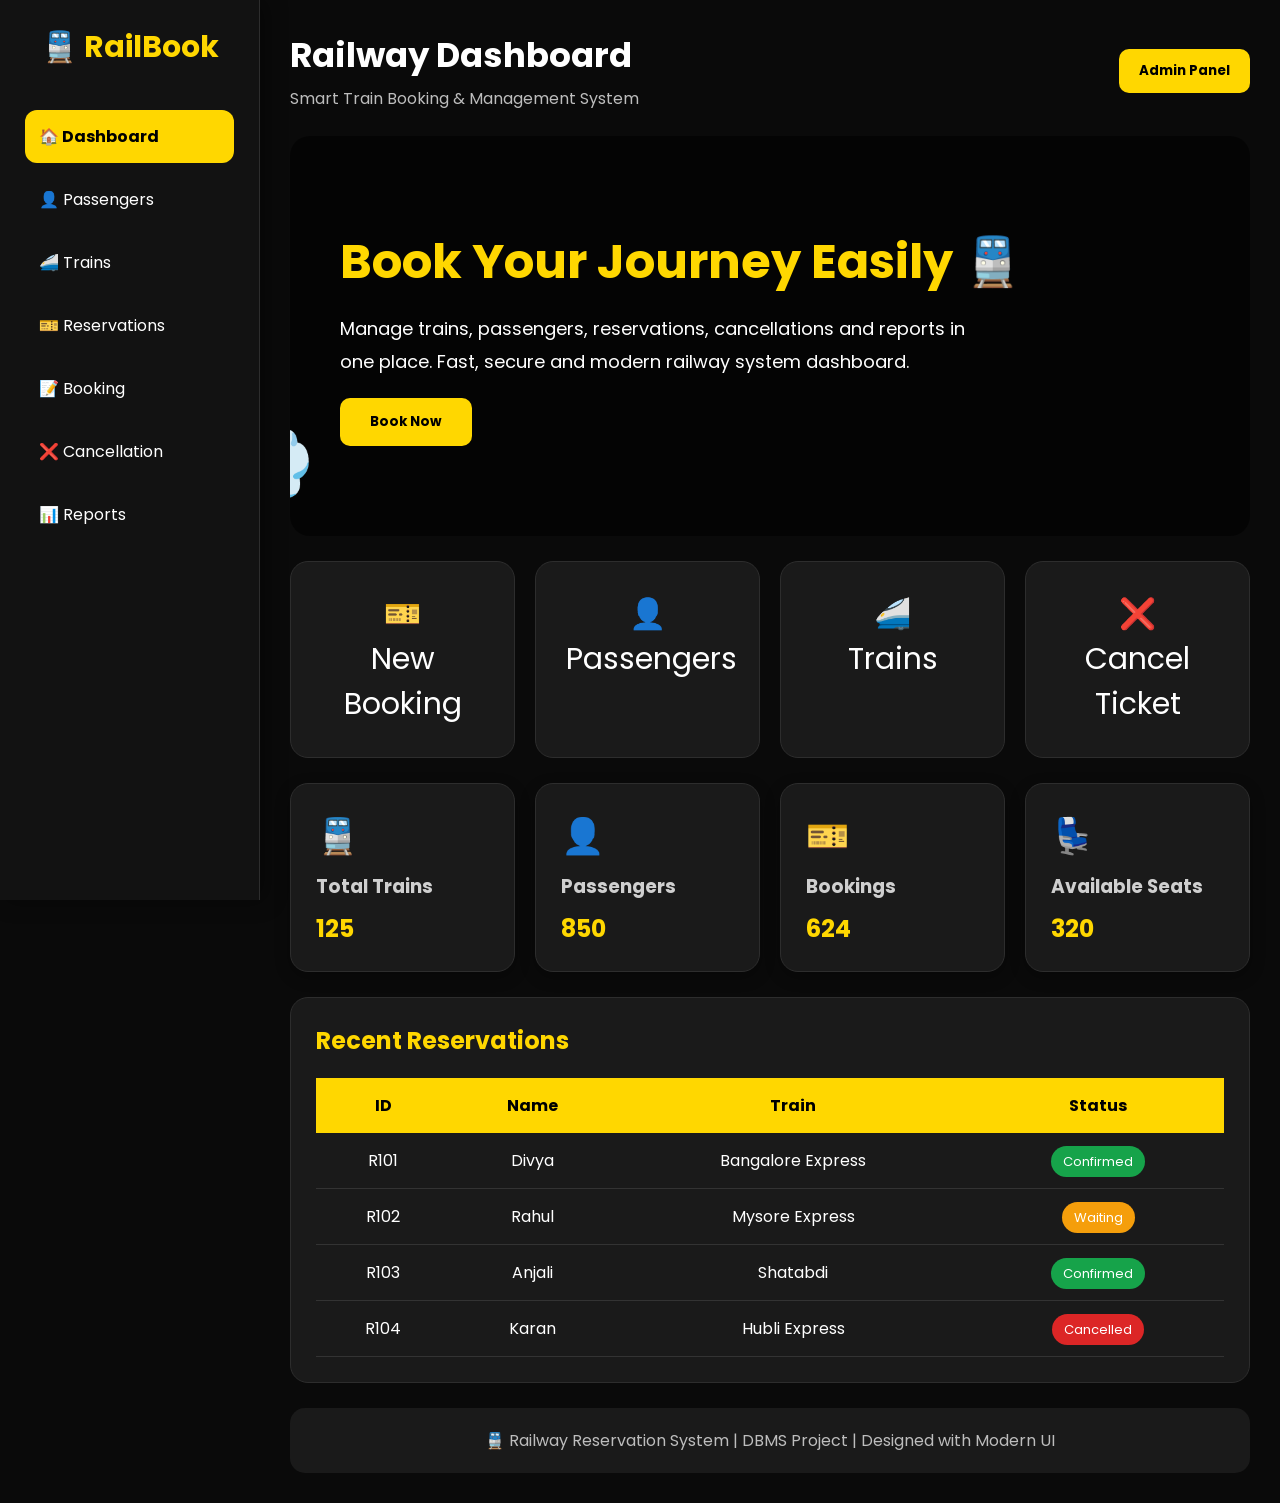
<file: index.html>
<!DOCTYPE html>
<html lang="en">

<head>
<meta charset="UTF-8">
<meta name="viewport" content="width=device-width, initial-scale=1.0">
<title>Railway Reservation System</title>

<link rel="stylesheet" href="style.css">

<!-- Icons -->
<link href="https://cdnjs.cloudflare.com/ajax/libs/font-awesome/6.5.0/css/all.min.css" rel="stylesheet">
</head>

<body>

<div class="container">

    <!-- SIDEBAR -->
    <div class="sidebar">

        <div class="logo">
            🚆 RailBook
        </div>

        <ul>
            <li><a class="active" href="index.html">🏠 Dashboard</a></li>
            <li><a href="passengers.html">👤 Passengers</a></li>
            <li><a href="trains.html">🚄 Trains</a></li>
            <li><a href="reservations.html">🎫 Reservations</a></li>
            <li><a href="booking.html">📝 Booking</a></li>
            <li><a href="cancellation.html">❌ Cancellation</a></li>
            <li><a href="reports.html">📊 Reports</a></li>
        </ul>

    </div>

    <!-- MAIN -->
    <div class="main">

        <!-- TOP BAR -->
        <div class="topbar">

            <div>
                <h1>Railway Dashboard</h1>
                <p>Smart Train Booking & Management System</p>
            </div>

            <button class="admin-btn">Admin Panel</button>

        </div>

        <!-- HERO SECTION -->
        <div class="hero">

            <div class="hero-content">
                <h2>Book Your Journey Easily 🚆</h2>
                <p>
                    Manage trains, passengers, reservations, cancellations and reports in one place.
                    Fast, secure and modern railway system dashboard.
                </p>

                <button>Book Now</button>
            </div>

            <!-- Animated Train -->
            <div class="train-animation">
                🚆💨
            </div>

        </div>

        <!-- QUICK ACTIONS -->
        <div class="quick-actions">

            <div class="action-box">
                🎫
                <p>New Booking</p>
            </div>

            <div class="action-box">
                👤
                <p>Passengers</p>
            </div>

            <div class="action-box">
                🚄
                <p>Trains</p>
            </div>

            <div class="action-box">
                ❌
                <p>Cancel Ticket</p>
            </div>

        </div>

        <!-- STATS CARDS -->
        <div class="cards">

            <div class="card">
                <span>🚆</span>
                <h3>Total Trains</h3>
                <h2>125</h2>
            </div>

            <div class="card">
                <span>👤</span>
                <h3>Passengers</h3>
                <h2>850</h2>
            </div>

            <div class="card">
                <span>🎫</span>
                <h3>Bookings</h3>
                <h2>624</h2>
            </div>

            <div class="card">
                <span>💺</span>
                <h3>Available Seats</h3>
                <h2>320</h2>
            </div>

        </div>

        <!-- RECENT TABLE -->
        <div class="panel">

            <h2>Recent Reservations</h2>

            <table>

                <tr>
                    <th>ID</th>
                    <th>Name</th>
                    <th>Train</th>
                    <th>Status</th>
                </tr>

                <tr>
                    <td>R101</td>
                    <td>Divya</td>
                    <td>Bangalore Express</td>
                    <td><span class="success">Confirmed</span></td>
                </tr>

                <tr>
                    <td>R102</td>
                    <td>Rahul</td>
                    <td>Mysore Express</td>
                    <td><span class="pending">Waiting</span></td>
                </tr>

                <tr>
                    <td>R103</td>
                    <td>Anjali</td>
                    <td>Shatabdi</td>
                    <td><span class="success">Confirmed</span></td>
                </tr>

                <tr>
                    <td>R104</td>
                    <td>Karan</td>
                    <td>Hubli Express</td>
                    <td><span class="cancel">Cancelled</span></td>
                </tr>

            </table>

        </div>

        <!-- FOOTER -->
        <div class="footer">
            🚆 Railway Reservation System | DBMS Project | Designed with Modern UI
        </div>

    </div>

</div>

</body>
</html>
</file>
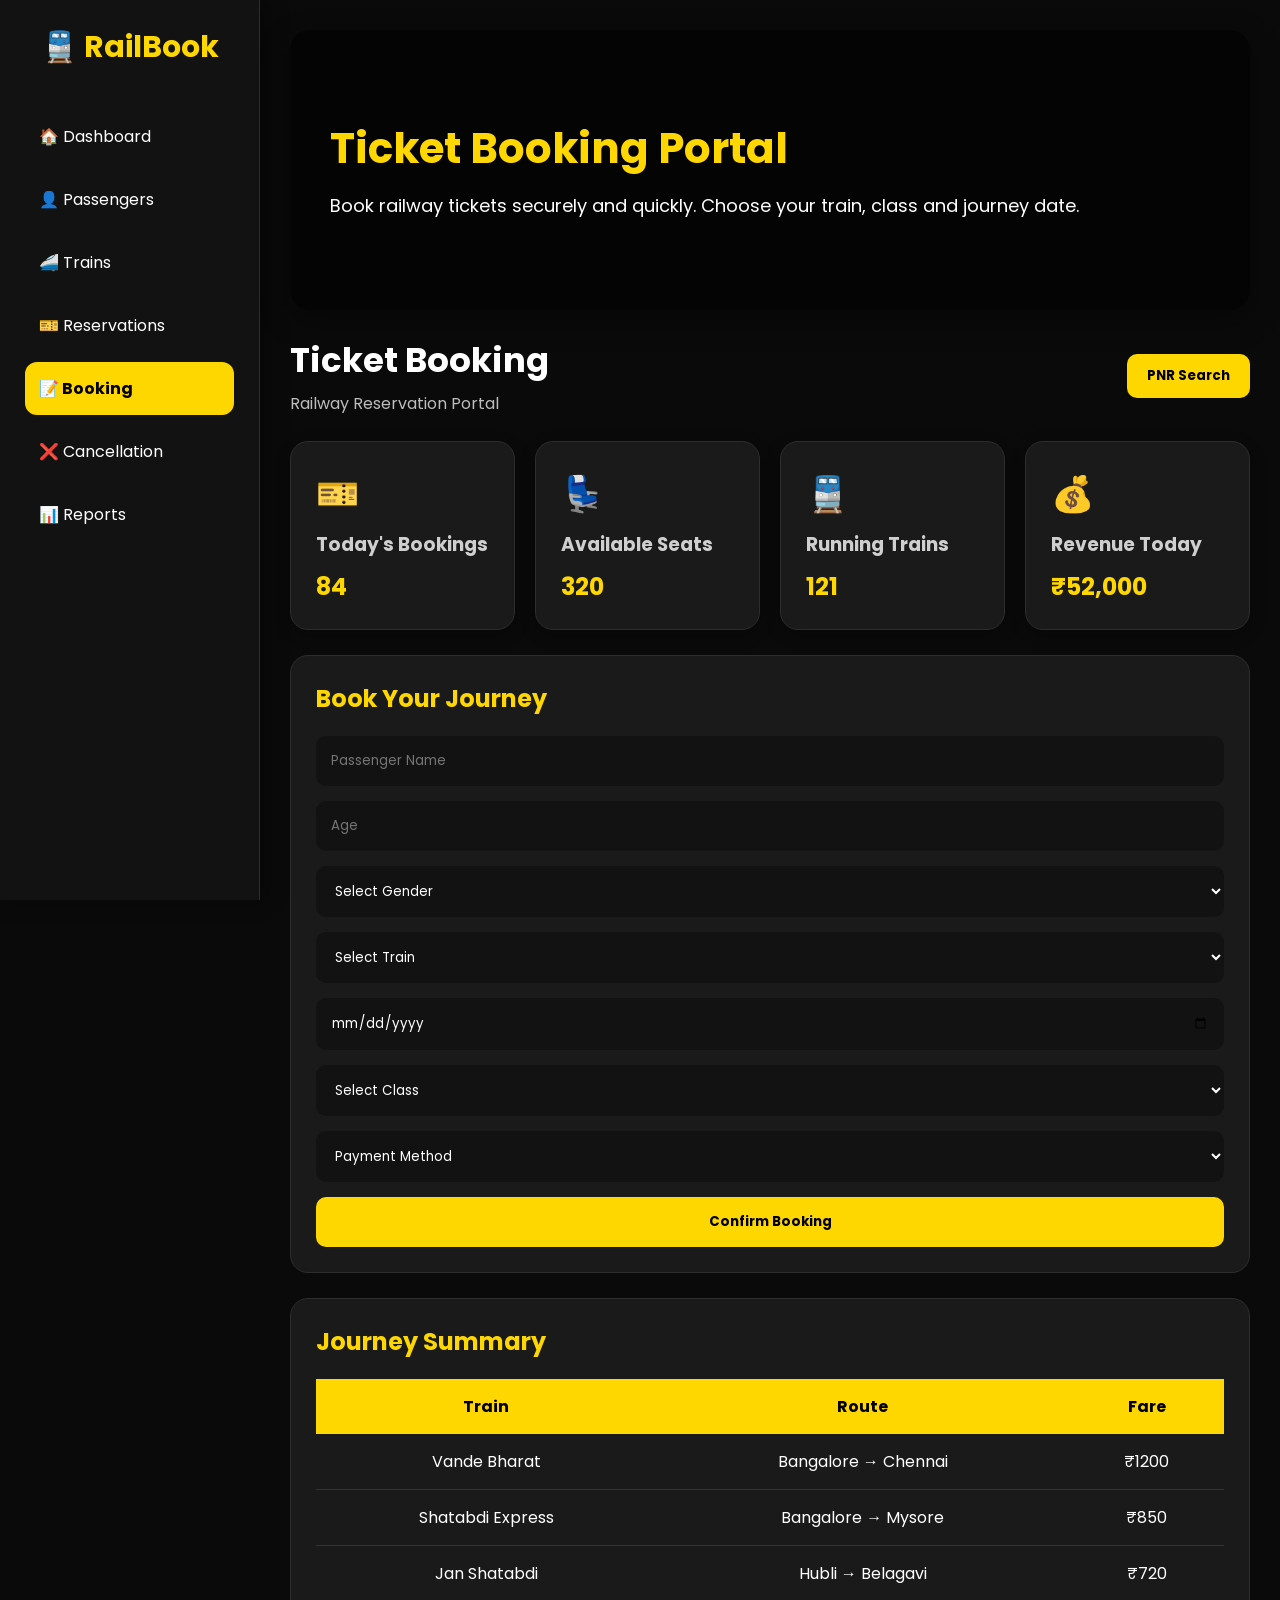
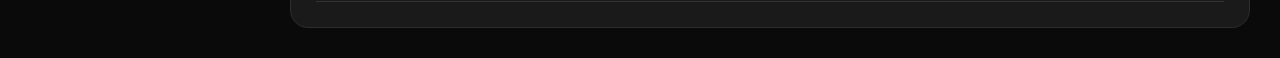
<file: booking.html>
<!DOCTYPE html>
<html>
<head>
    <title>Ticket Booking</title>
    <link rel="stylesheet" href="style.css">
</head>

<body>

<div class="container">

    <div class="sidebar">

        <div class="logo">🚆 RailBook</div>

        <ul>
            <li><a href="index.html">🏠 Dashboard</a></li>
            <li><a href="passengers.html">👤 Passengers</a></li>
            <li><a href="trains.html">🚄 Trains</a></li>
            <li><a href="reservations.html">🎫 Reservations</a></li>

            <li>
                <a class="active" href="booking.html">
                    📝 Booking
                </a>
            </li>

            <li><a href="cancellation.html">❌ Cancellation</a></li>
            <li><a href="reports.html">📊 Reports</a></li>
        </ul>

    </div>

    <div class="main">

        <div class="page-banner booking-banner">

            <div class="banner-content">

                <h2>Ticket Booking Portal</h2>

                <p>
                    Book railway tickets securely and quickly.
                    Choose your train, class and journey date.
                </p>

            </div>

        </div>

        <div class="topbar">

            <div>
                <h1>Ticket Booking</h1>
                <p>Railway Reservation Portal</p>
            </div>

            <button class="admin-btn">
                PNR Search
            </button>

        </div>

        <div class="cards">

            <div class="card">
                <span>🎫</span>
                <h3>Today's Bookings</h3>
                <h2>84</h2>
            </div>

            <div class="card">
                <span>💺</span>
                <h3>Available Seats</h3>
                <h2>320</h2>
            </div>

            <div class="card">
                <span>🚆</span>
                <h3>Running Trains</h3>
                <h2>121</h2>
            </div>

            <div class="card">
                <span>💰</span>
                <h3>Revenue Today</h3>
                <h2>₹52,000</h2>
            </div>

        </div>

        <div class="panel">

            <h2>Book Your Journey</h2>

            <form id="bookingForm">

                <input
                    type="text"
                    placeholder="Passenger Name"
                    required>

                <input
                    type="number"
                    placeholder="Age"
                    min="1"
                    max="120"
                    required>

                <select required>
                    <option value="">Select Gender</option>
                    <option>Male</option>
                    <option>Female</option>
                    <option>Other</option>
                </select>

                <select required>
                    <option value="">Select Train</option>
                    <option>Shatabdi Express</option>
                    <option>Jan Shatabdi</option>
                    <option>Intercity Express</option>
                    <option>Mysore Express</option>
                    <option>Vande Bharat</option>
                </select>

                <input type="date" required>

                <select required>
                    <option value="">Select Class</option>
                    <option>AC First Class</option>
                    <option>AC 2 Tier</option>
                    <option>AC 3 Tier</option>
                    <option>Sleeper</option>
                </select>

                <select required>
                    <option value="">Payment Method</option>
                    <option>UPI</option>
                    <option>Credit Card</option>
                    <option>Debit Card</option>
                    <option>Net Banking</option>
                </select>

                <button type="button" onclick="bookTicket()">
                    Confirm Booking
                </button>

            </form>

        </div>

        <div class="panel">

            <h2>Journey Summary</h2>

            <table>

                <tr>
                    <th>Train</th>
                    <th>Route</th>
                    <th>Fare</th>
                </tr>

                <tr>
                    <td>Vande Bharat</td>
                    <td>Bangalore → Chennai</td>
                    <td>₹1200</td>
                </tr>

                <tr>
                    <td>Shatabdi Express</td>
                    <td>Bangalore → Mysore</td>
                    <td>₹850</td>
                </tr>

                <tr>
                    <td>Jan Shatabdi</td>
                    <td>Hubli → Belagavi</td>
                    <td>₹720</td>
                </tr>

            </table>

        </div>

    </div>

</div>

<script>
function bookTicket() {

    const form = document.getElementById("bookingForm");

    if (!form.checkValidity()) {
        form.reportValidity();
        return;
    }

    const name =
        document.querySelector('input[type="text"]').value;

    const pnr =
        Math.floor(1000000000 + Math.random() * 9000000000);

    alert(
        "🎫 Ticket Booked Successfully!\n\n" +
        "Passenger: " + name + "\n" +
        "PNR Number: " + pnr
    );

    form.reset();
}
</script>

</body>
</html>
</file>
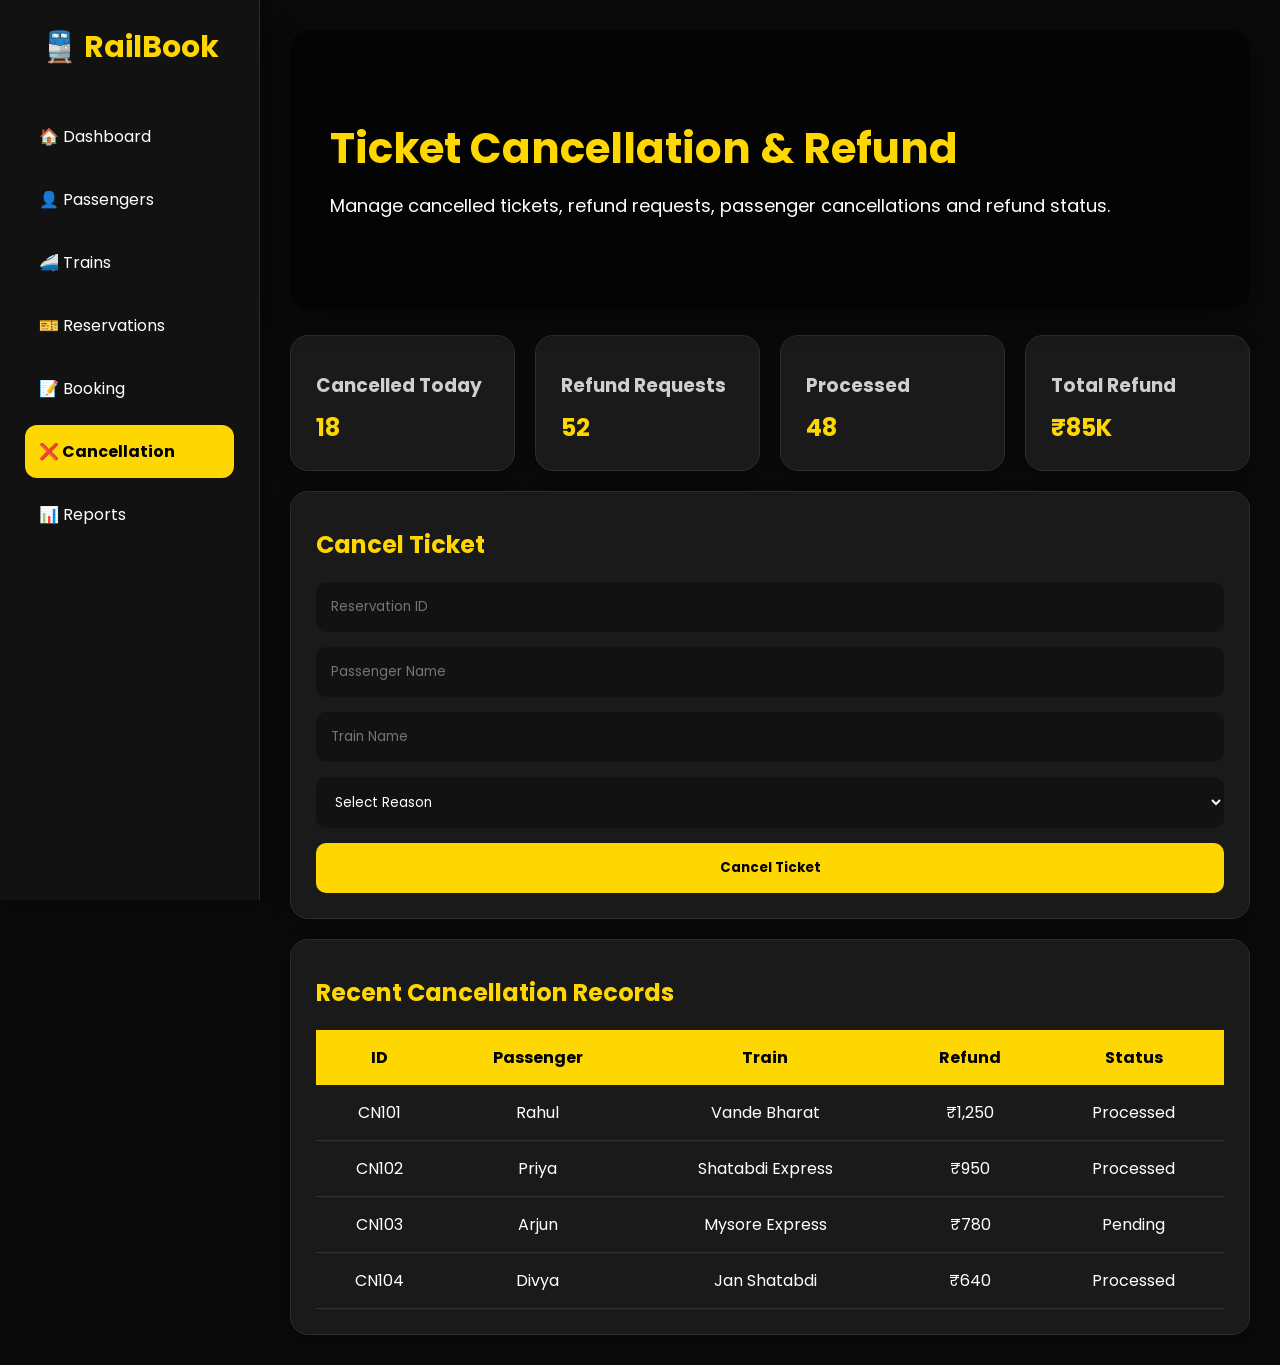
<file: cancellation.html>
<!DOCTYPE html>
<html lang="en">
<head>
  <meta charset="UTF-8">
  <meta name="viewport" content="width=device-width, initial-scale=1.0">
  <title>Cancellation - Railway Reservation System</title>
  <link rel="stylesheet" href="style.css">
</head>
<body>
<div class="container">
  <div class="sidebar">
    <div class="logo">🚆 RailBook</div>
    <ul>
      <li><a href="index.html">🏠 Dashboard</a></li>
      <li><a href="passengers.html">👤 Passengers</a></li>
      <li><a href="trains.html">🚄 Trains</a></li>
      <li><a href="reservations.html">🎫 Reservations</a></li>
      <li><a href="booking.html">📝 Booking</a></li>
      <li><a class="active" href="cancellation.html">❌ Cancellation</a></li>
      <li><a href="reports.html">📊 Reports</a></li>
    </ul>
  </div>

  <div class="main">
    <div class="page-banner cancel-banner">
      <div class="banner-content">
        <h2>Ticket Cancellation & Refund</h2>
        <p>Manage cancelled tickets, refund requests, passenger cancellations and refund status.</p>
      </div>
    </div>

    <div class="cards">
      <div class="card">
        <h3>Cancelled Today</h3>
        <h2>18</h2>
      </div>
      <div class="card">
        <h3>Refund Requests</h3>
        <h2>52</h2>
      </div>
      <div class="card">
        <h3>Processed</h3>
        <h2>48</h2>
      </div>
      <div class="card">
        <h3>Total Refund</h3>
        <h2>₹85K</h2>
      </div>
    </div>

    <div class="card" style="margin-top:20px;">
      <h2 style="margin-bottom:20px;color:#FFD700;">Cancel Ticket</h2>
      <form id="cancelForm" onsubmit="return cancelTicket()">
        <input id="reservationId" type="text" placeholder="Reservation ID" required>
        <input id="passengerName" type="text" placeholder="Passenger Name" required>
        <input id="trainName" type="text" placeholder="Train Name" required>
        <select id="cancelReason" required>
          <option value="">Select Reason</option>
          <option>Personal Reason</option>
          <option>Journey Postponed</option>
          <option>Medical Emergency</option>
          <option>Schedule Conflict</option>
        </select>
        <button type="submit" class="btn">Cancel Ticket</button>
      </form>
    </div>

    <div class="card" style="margin-top:20px;">
      <h2 style="margin-bottom:20px;color:#FFD700;">Recent Cancellation Records</h2>
      <table id="cancellationTable">
        <tr>
          <th>ID</th>
          <th>Passenger</th>
          <th>Train</th>
          <th>Refund</th>
          <th>Status</th>
        </tr>
        <tr>
          <td>CN101</td>
          <td>Rahul</td>
          <td>Vande Bharat</td>
          <td>₹1,250</td>
          <td>Processed</td>
        </tr>
        <tr>
          <td>CN102</td>
          <td>Priya</td>
          <td>Shatabdi Express</td>
          <td>₹950</td>
          <td>Processed</td>
        </tr>
        <tr>
          <td>CN103</td>
          <td>Arjun</td>
          <td>Mysore Express</td>
          <td>₹780</td>
          <td>Pending</td>
        </tr>
        <tr>
          <td>CN104</td>
          <td>Divya</td>
          <td>Jan Shatabdi</td>
          <td>₹640</td>
          <td>Processed</td>
        </tr>
      </table>
    </div>
  </div>
</div>

<script>
let nextCancelId = 105;

function cancelTicket() {
  const reservationId = document.getElementById("reservationId").value.trim();
  const passengerName = document.getElementById("passengerName").value.trim();
  const trainName = document.getElementById("trainName").value.trim();
  const reason = document.getElementById("cancelReason").value;

  if (!reservationId || !passengerName || !trainName || !reason) {
    alert("Please fill in all fields and select a reason.");
    return false;
  }

  const refundAmount = Math.floor(500 + Math.random() * 1200);
  alert(
    "🎫 Cancellation requested successfully!\n\n" +
    "Reservation ID: " + reservationId + "\n" +
    "Passenger: " + passengerName + "\n" +
    "Train: " + trainName + "\n" +
    "Reason: " + reason + "\n" +
    "Estimated Refund: ₹" + refundAmount
  );

  const table = document.getElementById("cancellationTable");
  const row = table.insertRow(-1);
  row.innerHTML = `
    <td>CN${nextCancelId++}</td>
    <td>${passengerName}</td>
    <td>${trainName}</td>
    <td>₹${refundAmount}</td>
    <td>Pending</td>
  `;

  document.getElementById("cancelForm").reset();
  return false;
}
</script>
</body>
</html>
</file>
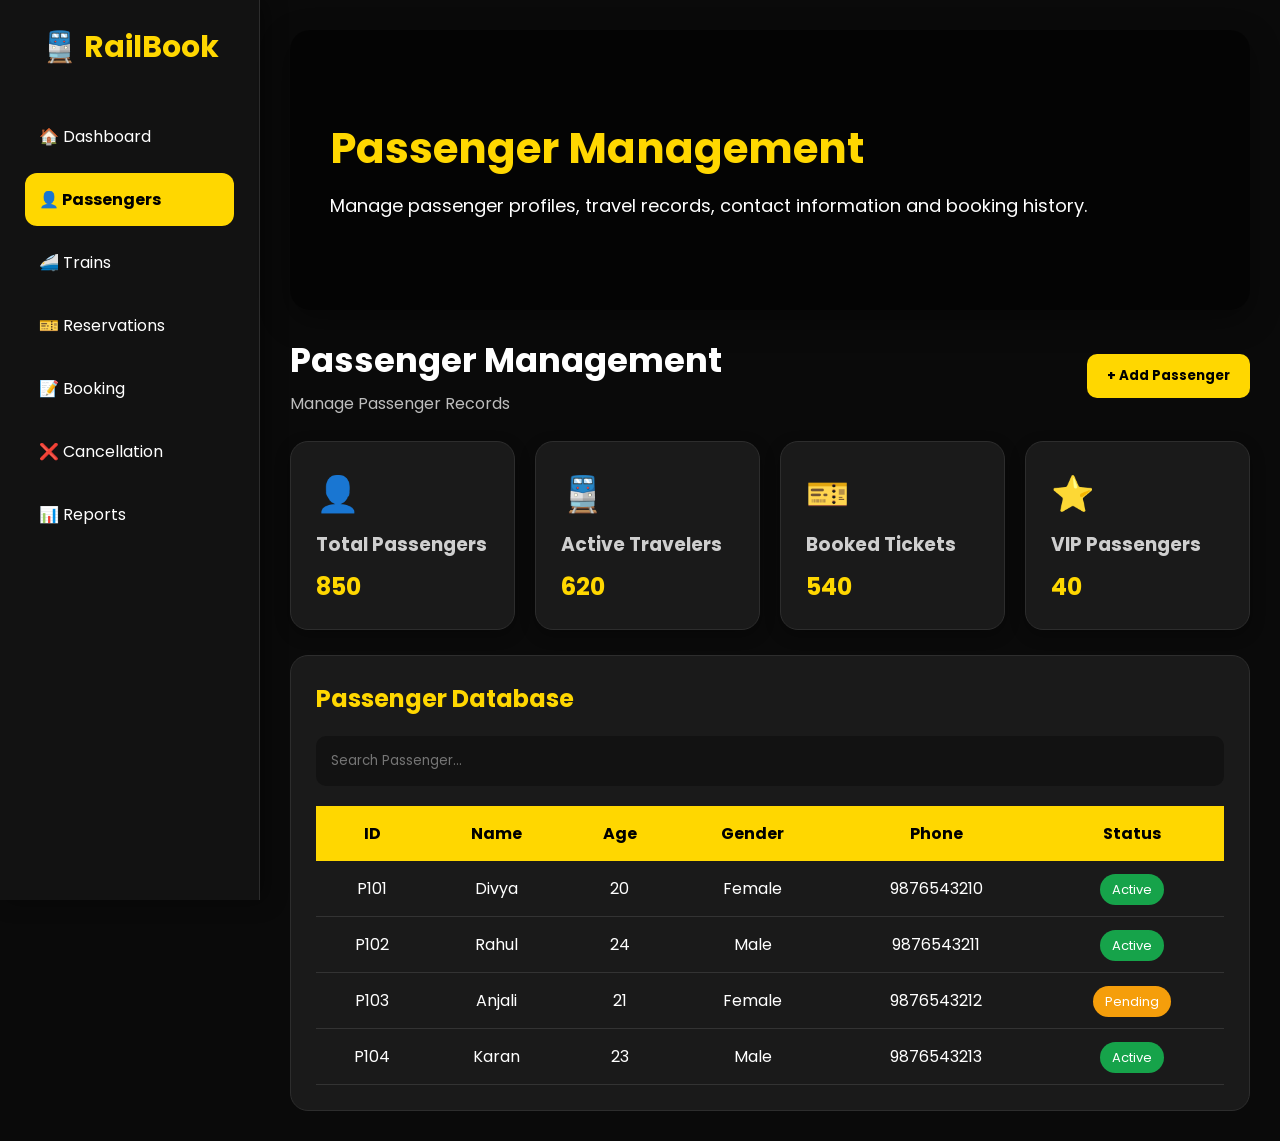
<file: passengers.html>
<!DOCTYPE html>
<html>
<head>
<title>Passengers</title>
<link rel="stylesheet" href="style.css">
</head>

<body>

<div class="container">

<div class="sidebar">

<div class="logo">🚆 RailBook</div>

<ul>
<li><a href="index.html">🏠 Dashboard</a></li>

<li>
<a class="active" href="passengers.html">
👤 Passengers
</a>
</li>

<li><a href="trains.html">🚄 Trains</a></li>
<li><a href="reservations.html">🎫 Reservations</a></li>
<li><a href="booking.html">📝 Booking</a></li>
<li><a href="cancellation.html">❌ Cancellation</a></li>
<li><a href="reports.html">📊 Reports</a></li>

</ul>

</div>

<div class="main">

<!-- Banner -->

<div class="page-banner passenger-banner">

<div class="banner-content">

<h2>Passenger Management</h2>

<p>
Manage passenger profiles, travel records,
contact information and booking history.
</p>

</div>

</div>

<div class="topbar">

<div>
<h1>Passenger Management</h1>
<p>Manage Passenger Records</p>
</div>

<button class="admin-btn">
+ Add Passenger
</button>

</div>

<div class="cards">

<div class="card">
<span>👤</span>
<h3>Total Passengers</h3>
<h2>850</h2>
</div>

<div class="card">
<span>🚆</span>
<h3>Active Travelers</h3>
<h2>620</h2>
</div>

<div class="card">
<span>🎫</span>
<h3>Booked Tickets</h3>
<h2>540</h2>
</div>

<div class="card">
<span>⭐</span>
<h3>VIP Passengers</h3>
<h2>40</h2>
</div>

</div>

<div class="panel">

<h2>Passenger Database</h2>

<input
type="text"
class="search"
placeholder="Search Passenger..."
>

<table>

<tr>
<th>ID</th>
<th>Name</th>
<th>Age</th>
<th>Gender</th>
<th>Phone</th>
<th>Status</th>
</tr>

<tr>
<td>P101</td>
<td>Divya</td>
<td>20</td>
<td>Female</td>
<td>9876543210</td>
<td><span class="success">Active</span></td>
</tr>

<tr>
<td>P102</td>
<td>Rahul</td>
<td>24</td>
<td>Male</td>
<td>9876543211</td>
<td><span class="success">Active</span></td>
</tr>

<tr>
<td>P103</td>
<td>Anjali</td>
<td>21</td>
<td>Female</td>
<td>9876543212</td>
<td><span class="pending">Pending</span></td>
</tr>

<tr>
<td>P104</td>
<td>Karan</td>
<td>23</td>
<td>Male</td>
<td>9876543213</td>
<td><span class="success">Active</span></td>
</tr>

</table>

</div>

</div>

</div>

</body>
</html>
</file>
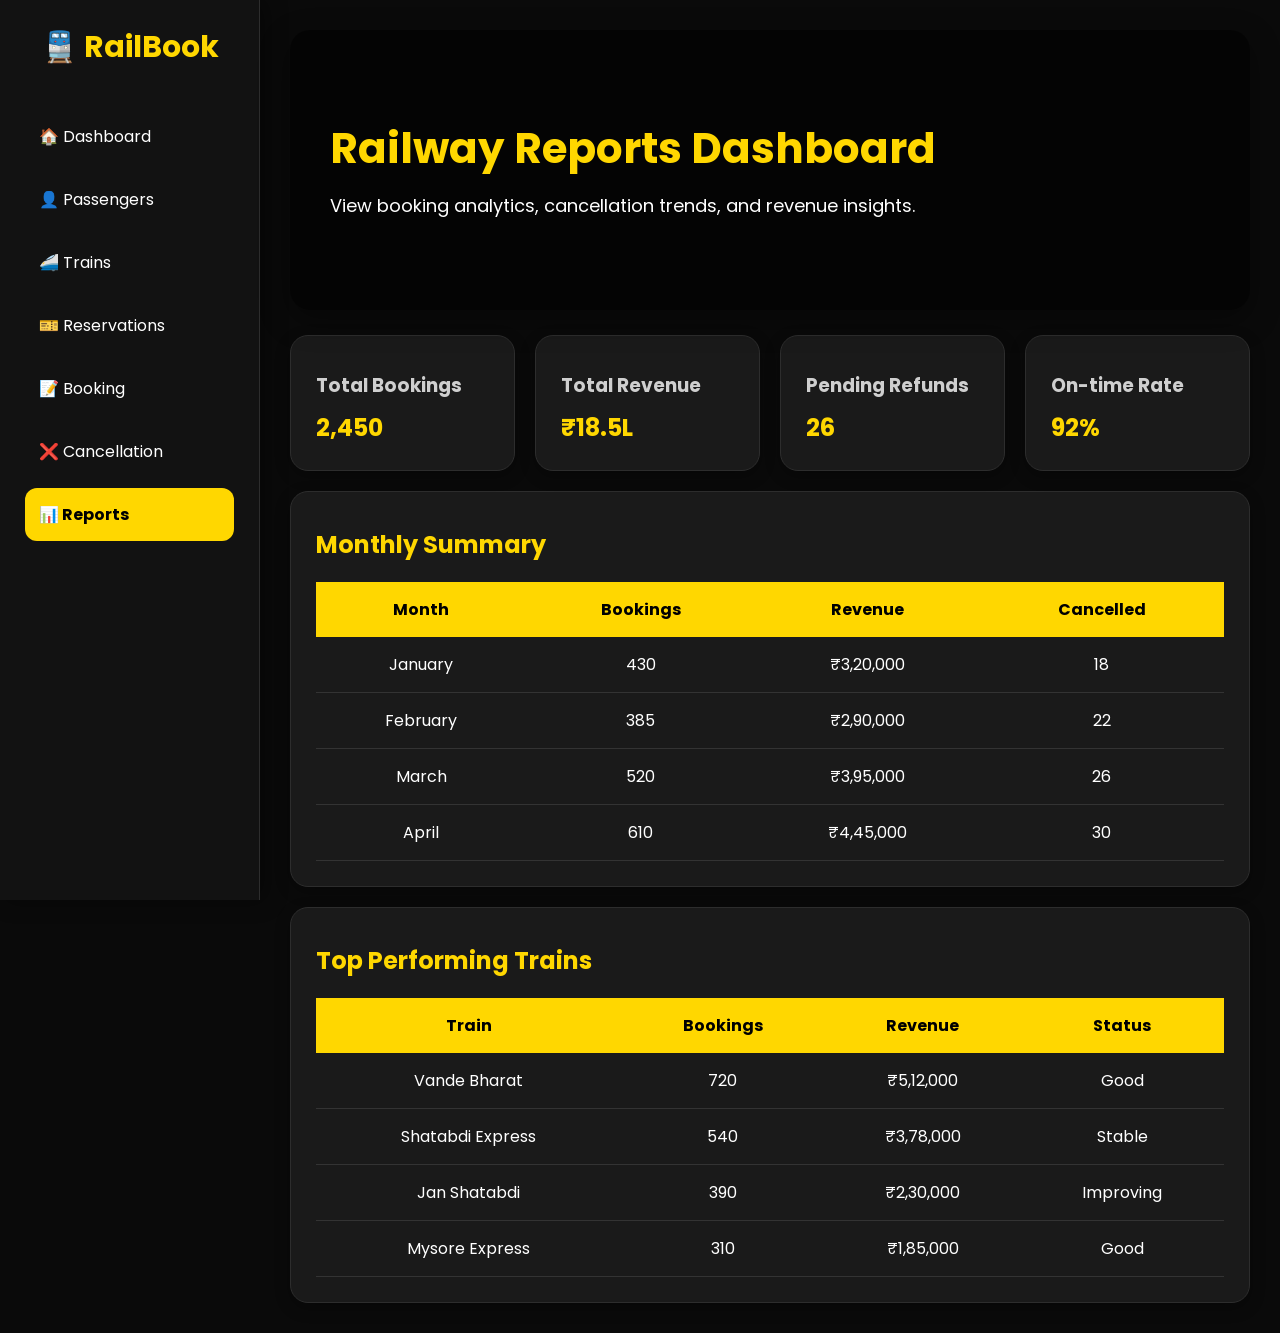
<file: reports.html>
<!DOCTYPE html>
<html lang="en">
<head>
  <meta charset="UTF-8">
  <meta name="viewport" content="width=device-width, initial-scale=1.0">
  <title>Reports - Railway Reservation System</title>
  <link rel="stylesheet" href="style.css">
</head>
<body>
  <div class="container">
    <div class="sidebar">
      <div class="logo">🚆 RailBook</div>
      <ul>
        <li><a href="index.html">🏠 Dashboard</a></li>
        <li><a href="passengers.html">👤 Passengers</a></li>
        <li><a href="trains.html">🚄 Trains</a></li>
        <li><a href="reservations.html">🎫 Reservations</a></li>
        <li><a href="booking.html">📝 Booking</a></li>
        <li><a href="cancellation.html">❌ Cancellation</a></li>
        <li><a class="active" href="reports.html">📊 Reports</a></li>
      </ul>
    </div>

    <div class="main">
      <div class="page-banner report-banner">
        <div class="banner-content">
          <h2>Railway Reports Dashboard</h2>
          <p>View booking analytics, cancellation trends, and revenue insights.</p>
        </div>
      </div>

      <div class="cards">
        <div class="card">
          <h3>Total Bookings</h3>
          <h2>2,450</h2>
        </div>
        <div class="card">
          <h3>Total Revenue</h3>
          <h2>₹18.5L</h2>
        </div>
        <div class="card">
          <h3>Pending Refunds</h3>
          <h2>26</h2>
        </div>
        <div class="card">
          <h3>On-time Rate</h3>
          <h2>92%</h2>
        </div>
      </div>

      <div class="card" style="margin-top:20px;">
        <h2 style="margin-bottom:20px;color:#FFD700;">Monthly Summary</h2>
        <table>
          <tr>
            <th>Month</th>
            <th>Bookings</th>
            <th>Revenue</th>
            <th>Cancelled</th>
          </tr>
          <tr>
            <td>January</td>
            <td>430</td>
            <td>₹3,20,000</td>
            <td>18</td>
          </tr>
          <tr>
            <td>February</td>
            <td>385</td>
            <td>₹2,90,000</td>
            <td>22</td>
          </tr>
          <tr>
            <td>March</td>
            <td>520</td>
            <td>₹3,95,000</td>
            <td>26</td>
          </tr>
          <tr>
            <td>April</td>
            <td>610</td>
            <td>₹4,45,000</td>
            <td>30</td>
          </tr>
        </table>
      </div>

      <div class="card" style="margin-top:20px;">
        <h2 style="margin-bottom:20px;color:#FFD700;">Top Performing Trains</h2>
        <table>
          <tr>
            <th>Train</th>
            <th>Bookings</th>
            <th>Revenue</th>
            <th>Status</th>
          </tr>
          <tr>
            <td>Vande Bharat</td>
            <td>720</td>
            <td>₹5,12,000</td>
            <td>Good</td>
          </tr>
          <tr>
            <td>Shatabdi Express</td>
            <td>540</td>
            <td>₹3,78,000</td>
            <td>Stable</td>
          </tr>
          <tr>
            <td>Jan Shatabdi</td>
            <td>390</td>
            <td>₹2,30,000</td>
            <td>Improving</td>
          </tr>
          <tr>
            <td>Mysore Express</td>
            <td>310</td>
            <td>₹1,85,000</td>
            <td>Good</td>
          </tr>
        </table>
      </div>
    </div>
  </div>
</body>
</html>
</file>
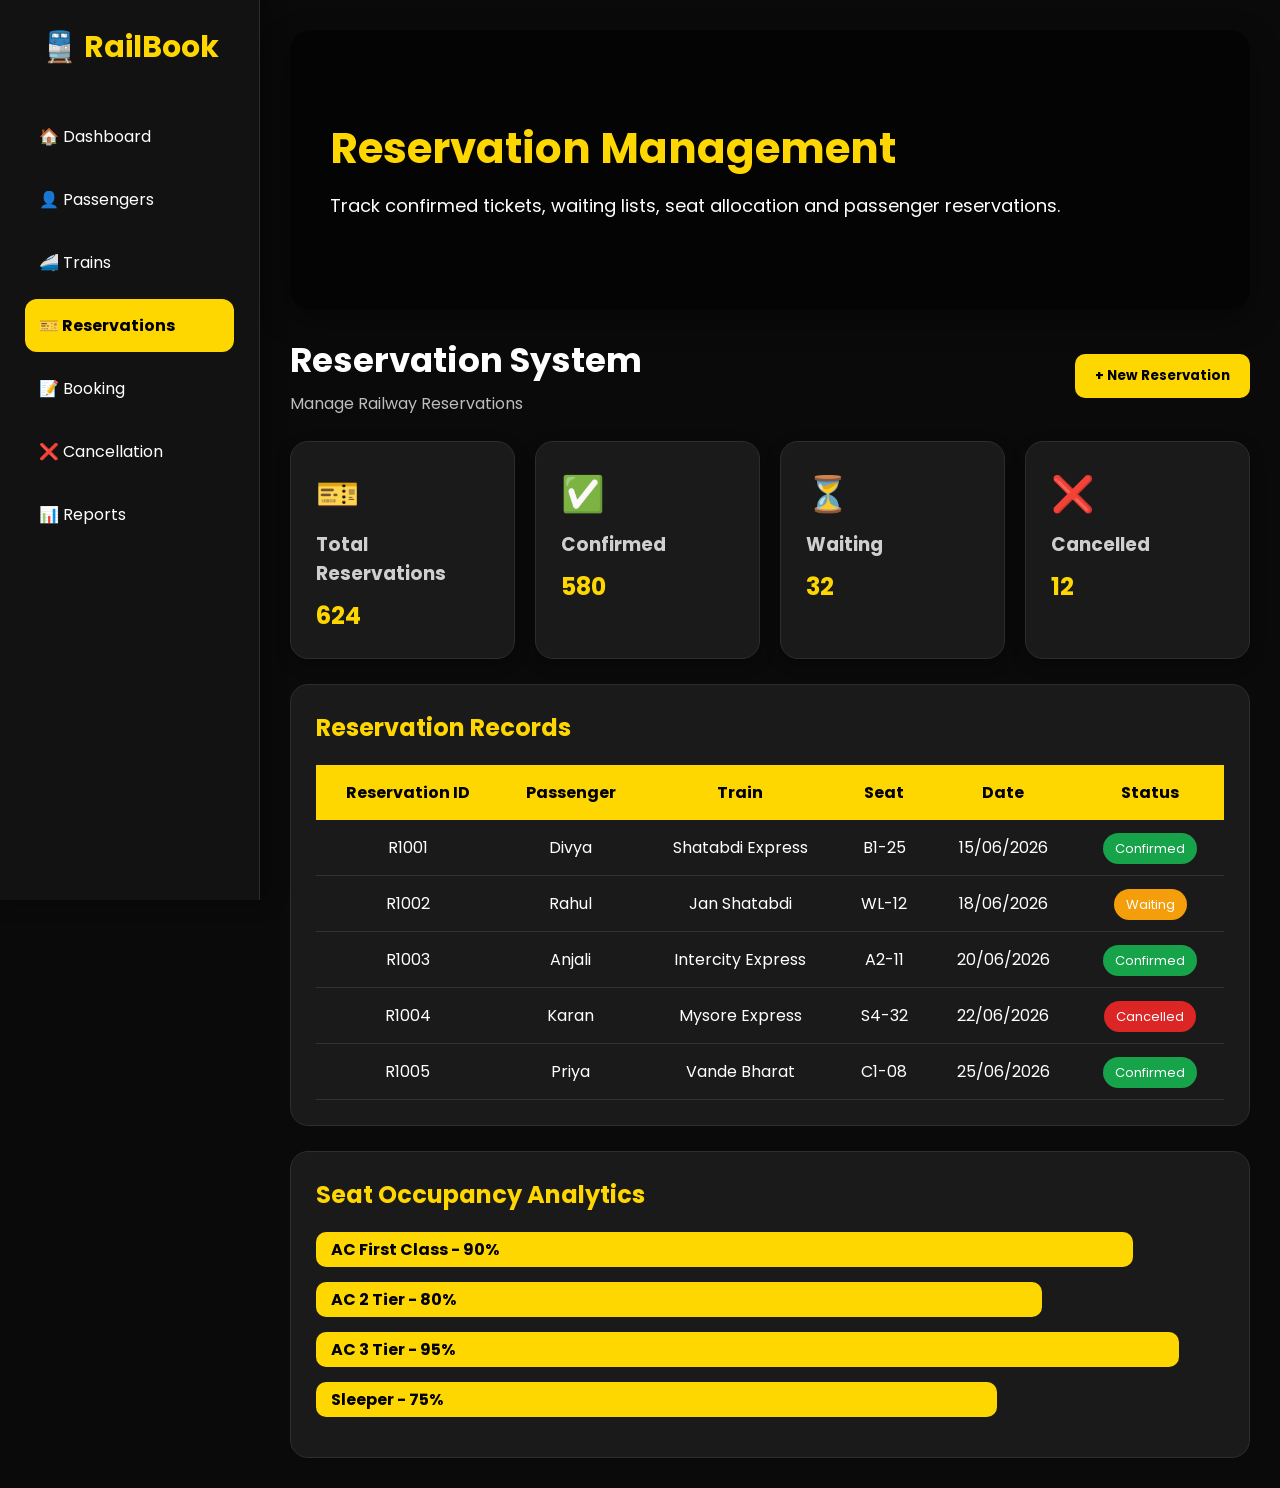
<file: reservations.html>
<!DOCTYPE html>
<html>
<head>
<title>Reservation Management</title>
<link rel="stylesheet" href="style.css">
</head>

<body>

<div class="container">

<div class="sidebar">

<div class="logo">🚆 RailBook</div>

<ul>

<li><a href="index.html">🏠 Dashboard</a></li>
<li><a href="passengers.html">👤 Passengers</a></li>
<li><a href="trains.html">🚄 Trains</a></li>

<li>
<a class="active" href="reservations.html">
🎫 Reservations
</a>
</li>

<li><a href="booking.html">📝 Booking</a></li>
<li><a href="cancellation.html">❌ Cancellation</a></li>
<li><a href="reports.html">📊 Reports</a></li>

</ul>

</div>

<div class="main">

<!-- Banner -->

<div class="page-banner reservation-banner">

<div class="banner-content">

<h2>Reservation Management</h2>

<p>
Track confirmed tickets, waiting lists,
seat allocation and passenger reservations.
</p>

</div>

</div>

<div class="topbar">

<div>
<h1>Reservation System</h1>
<p>Manage Railway Reservations</p>
</div>

<button class="admin-btn">
+ New Reservation
</button>

</div>

<div class="cards">

<div class="card">
<span>🎫</span>
<h3>Total Reservations</h3>
<h2>624</h2>
</div>

<div class="card">
<span>✅</span>
<h3>Confirmed</h3>
<h2>580</h2>
</div>

<div class="card">
<span>⏳</span>
<h3>Waiting</h3>
<h2>32</h2>
</div>

<div class="card">
<span>❌</span>
<h3>Cancelled</h3>
<h2>12</h2>
</div>

</div>

<div class="panel">

<h2>Reservation Records</h2>

<table>

<tr>
<th>Reservation ID</th>
<th>Passenger</th>
<th>Train</th>
<th>Seat</th>
<th>Date</th>
<th>Status</th>
</tr>

<tr>
<td>R1001</td>
<td>Divya</td>
<td>Shatabdi Express</td>
<td>B1-25</td>
<td>15/06/2026</td>
<td><span class="success">Confirmed</span></td>
</tr>

<tr>
<td>R1002</td>
<td>Rahul</td>
<td>Jan Shatabdi</td>
<td>WL-12</td>
<td>18/06/2026</td>
<td><span class="pending">Waiting</span></td>
</tr>

<tr>
<td>R1003</td>
<td>Anjali</td>
<td>Intercity Express</td>
<td>A2-11</td>
<td>20/06/2026</td>
<td><span class="success">Confirmed</span></td>
</tr>

<tr>
<td>R1004</td>
<td>Karan</td>
<td>Mysore Express</td>
<td>S4-32</td>
<td>22/06/2026</td>
<td><span class="cancel">Cancelled</span></td>
</tr>

<tr>
<td>R1005</td>
<td>Priya</td>
<td>Vande Bharat</td>
<td>C1-08</td>
<td>25/06/2026</td>
<td><span class="success">Confirmed</span></td>
</tr>

</table>

</div>

<div class="panel">

<h2>Seat Occupancy Analytics</h2>

<div class="analytics-bar" style="width:90%;">
AC First Class - 90%
</div>

<div class="analytics-bar" style="width:80%;">
AC 2 Tier - 80%
</div>

<div class="analytics-bar" style="width:95%;">
AC 3 Tier - 95%
</div>

<div class="analytics-bar" style="width:75%;">
Sleeper - 75%
</div>

</div>

</div>

</div>

</body>
</html>
</file>
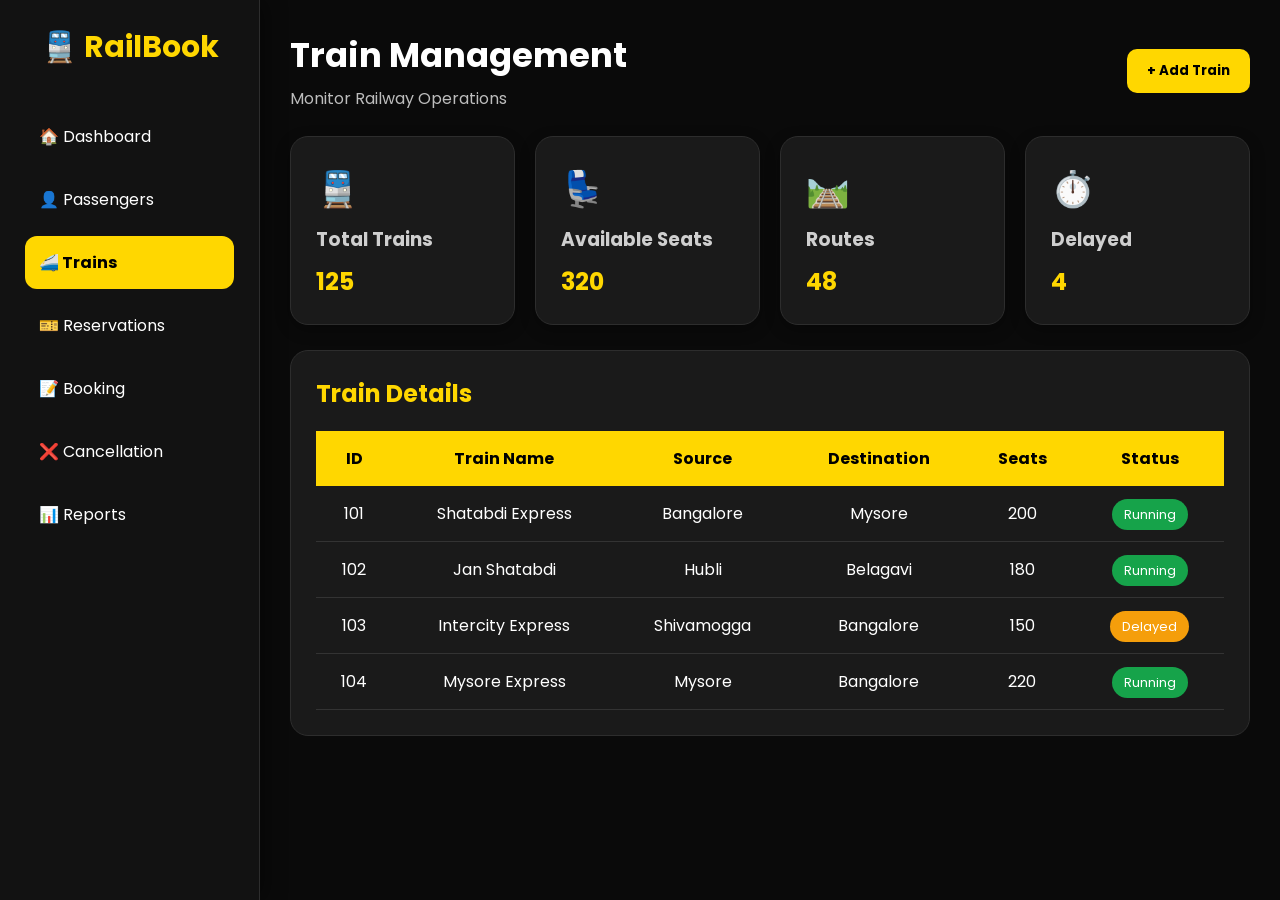
<file: trains.html>
<!DOCTYPE html>
<html>
<head>
<title>Trains</title>
<link rel="stylesheet" href="style.css">
</head>

<body>

<div class="container">

<div class="sidebar">

<div class="logo">🚆 RailBook</div>

<ul>

<li><a href="index.html">🏠 Dashboard</a></li>

<li><a href="passengers.html">👤 Passengers</a></li>

<li>
<a class="active" href="trains.html">
🚄 Trains
</a>
</li>

<li><a href="reservations.html">🎫 Reservations</a></li>

<li><a href="booking.html">📝 Booking</a></li>

<li><a href="cancellation.html">❌ Cancellation</a></li>

<li><a href="reports.html">📊 Reports</a></li>

</ul>

</div>

<div class="main">

<div class="topbar">

<div>
<h1>Train Management</h1>
<p>Monitor Railway Operations</p>
</div>

<button class="admin-btn">
+ Add Train
</button>

</div>

<div class="cards">

<div class="card">
<span>🚆</span>
<h3>Total Trains</h3>
<h2>125</h2>
</div>

<div class="card">
<span>💺</span>
<h3>Available Seats</h3>
<h2>320</h2>
</div>

<div class="card">
<span>🛤️</span>
<h3>Routes</h3>
<h2>48</h2>
</div>

<div class="card">
<span>⏱️</span>
<h3>Delayed</h3>
<h2>4</h2>
</div>

</div>

<div class="panel">

<h2>Train Details</h2>

<table>

<tr>
<th>ID</th>
<th>Train Name</th>
<th>Source</th>
<th>Destination</th>
<th>Seats</th>
<th>Status</th>
</tr>

<tr>
<td>101</td>
<td>Shatabdi Express</td>
<td>Bangalore</td>
<td>Mysore</td>
<td>200</td>
<td><span class="success">Running</span></td>
</tr>

<tr>
<td>102</td>
<td>Jan Shatabdi</td>
<td>Hubli</td>
<td>Belagavi</td>
<td>180</td>
<td><span class="success">Running</span></td>
</tr>

<tr>
<td>103</td>
<td>Intercity Express</td>
<td>Shivamogga</td>
<td>Bangalore</td>
<td>150</td>
<td><span class="pending">Delayed</span></td>
</tr>

<tr>
<td>104</td>
<td>Mysore Express</td>
<td>Mysore</td>
<td>Bangalore</td>
<td>220</td>
<td><span class="success">Running</span></td>
</tr>

</table>

</div>

</div>

</div>

</body>
</html>
</file>
<file: style.css>
@import url('https://fonts.googleapis.com/css2?family=Poppins:wght@300;400;500;600;700&display=swap');

*{
margin:0;
padding:0;
box-sizing:border-box;
font-family:'Poppins',sans-serif;
}

body{
background:#0a0a0a;
color:white;
overflow-x:hidden;
}

.container{
display:flex;
}

/* SIDEBAR */

.sidebar{
width:260px;
height:100vh;
background:#121212;
position:fixed;
left:0;
top:0;
padding:25px;
border-right:1px solid #2d2d2d;
box-shadow:5px 0 20px rgba(0,0,0,0.4);
}

.logo{
font-size:30px;
font-weight:700;
color:#FFD700;
margin-bottom:40px;
text-align:center;
}

.sidebar ul{
list-style:none;
}

.sidebar ul li{
margin:10px 0;
}

.sidebar ul li a{
display:block;
padding:14px;
text-decoration:none;
color:white;
border-radius:12px;
transition:0.3s;
}

.sidebar ul li a:hover{
background:#FFD700;
color:black;
transform:translateX(5px);
}

.active{
background:#FFD700;
color:black !important;
font-weight:bold;
}

/* MAIN */

.main{
margin-left:260px;
padding:30px;
width:100%;
}

/* TOPBAR */

.topbar{
display:flex;
justify-content:space-between;
align-items:center;
margin-bottom:25px;
}

.topbar h1{
font-size:34px;
}

.topbar p{
color:#bdbdbd;
margin-top:5px;
}

.admin-btn{
padding:12px 20px;
background:#FFD700;
color:black;
border:none;
border-radius:10px;
font-weight:bold;
cursor:pointer;
transition:.3s;
}

.admin-btn:hover{
transform:scale(1.05);
}

/* HERO */

.hero{
height:400px;
position:relative;

background:
linear-gradient(
rgba(0,0,0,.55),
rgba(0,0,0,.55)
),

url("https://images.pexels.com/photos/302428/pexels-photo-302428.jpeg");

background-size:cover;
background-position:center;

border-radius:20px;

display:flex;
align-items:center;

overflow:hidden;

animation:zoom 15s infinite alternate;
}

@keyframes zoom{
from{
background-size:100%;
}
to{
background-size:110%;
}
}

.hero-content{
padding:50px;
z-index:2;
}

.hero-content h2{
font-size:48px;
margin-bottom:15px;
color:#FFD700;
}

.hero-content p{
max-width:650px;
font-size:18px;
line-height:1.8;
}

.hero-content button{
margin-top:20px;
padding:14px 30px;
background:#FFD700;
border:none;
border-radius:10px;
font-weight:bold;
cursor:pointer;
}

/* MOVING TRAIN */

.train-animation{
position:absolute;
bottom:20px;
left:-150px;
font-size:70px;
animation:moveTrain 12s linear infinite;
}

@keyframes moveTrain{
0%{
left:-150px;
}
100%{
left:100%;
}
}
/* ===================================
   PAGE BANNERS
=================================== */

.page-banner{
height:280px;
border-radius:20px;
overflow:hidden;
position:relative;
margin-bottom:25px;
background-size:cover;
background-position:center;
display:flex;
align-items:center;
box-shadow:0 10px 30px rgba(0,0,0,.4);
}

.page-banner::before{
content:"";
position:absolute;
top:0;
left:0;
width:100%;
height:100%;
background:rgba(0,0,0,.55);
}

.banner-content{
position:relative;
z-index:2;
padding:40px;
}

.banner-content h2{
font-size:42px;
color:#FFD700;
margin-bottom:10px;
}

.banner-content p{
font-size:18px;
color:white;
line-height:1.8;
}

/* PASSENGERS */

.passenger-banner{
background-image:url("https://images.unsplash.com/photo-1544620347-c4fd4a3d5957?w=1600");
}

/* TRAINS */

.train-banner{
background-image:url("https://images.unsplash.com/photo-1474487548417-781cb71495f3?w=1600");
}

/* RESERVATIONS */

.reservation-banner{
background-image:url("https://images.unsplash.com/photo-1516321318423-f06f85e504b3?w=1600");
}

/* BOOKING */

.booking-banner{
background-image:url("https://images.unsplash.com/photo-1500530855697-b586d89ba3ee?w=1600");
}

/* CANCELLATION */

.cancel-banner{
background-image:url("https://images.unsplash.com/photo-1436491865332-7a61a109cc05?w=1600");
}

/* REPORTS */

.report-banner{
background-image:url("https://images.unsplash.com/photo-1460925895917-afdab827c52f?w=1600");
}
/* CARDS */

.cards{
display:grid;
grid-template-columns:repeat(auto-fit,minmax(220px,1fr));
gap:20px;
margin-top:25px;
}

.card{
background:#1a1a1a;
padding:25px;
border-radius:18px;
border:1px solid #2d2d2d;
transition:.3s;
box-shadow:0 5px 15px rgba(0,0,0,.3);
}

.card:hover{
transform:translateY(-8px);
border-color:#FFD700;
}

.card span{
font-size:35px;
}

.card h3{
margin-top:10px;
color:#cfcfcf;
}

.card h2{
margin-top:10px;
color:#FFD700;
}

/* PANELS */

.panel{
background:#1a1a1a;
padding:25px;
border-radius:18px;
margin-top:25px;
border:1px solid #2d2d2d;
}

.panel h2{
margin-bottom:20px;
color:#FFD700;
}

/* TABLE */

table{
width:100%;
border-collapse:collapse;
}

th{
background:#FFD700;
color:black;
padding:15px;
}

td{
padding:15px;
text-align:center;
border-bottom:1px solid #333;
}

tr:hover{
background:#242424;
}

/* STATUS */

.success{
background:#16a34a;
padding:6px 12px;
border-radius:20px;
font-size:13px;
}

.pending{
background:#f59e0b;
padding:6px 12px;
border-radius:20px;
font-size:13px;
}

.cancel{
background:#dc2626;
padding:6px 12px;
border-radius:20px;
font-size:13px;
}

/* QUICK ACTIONS */

.quick-actions{
display:grid;
grid-template-columns:repeat(auto-fit,minmax(200px,1fr));
gap:20px;
margin-top:25px;
}

.action-box{
background:#1a1a1a;
padding:30px;
text-align:center;
border-radius:18px;
font-size:30px;
cursor:pointer;
transition:.3s;
border:1px solid #2d2d2d;
}

.action-box:hover{
background:#FFD700;
color:black;
transform:scale(1.05);
}

/* SEARCH */

.search{
width:100%;
padding:15px;
background:#121212;
color:white;
border:none;
border-radius:10px;
margin-bottom:20px;
}

/* FORMS */

form{
display:flex;
flex-direction:column;
gap:15px;
}

form input,
form select{
padding:15px;
background:#121212;
border:none;
border-radius:10px;
color:white;
}

form button{
padding:15px;
background:#FFD700;
border:none;
border-radius:10px;
font-weight:bold;
cursor:pointer;
}

/* ANALYTICS BAR */

.analytics-bar{
height:35px;
background:#FFD700;
margin:15px 0;
border-radius:10px;
color:black;
padding-left:15px;
display:flex;
align-items:center;
font-weight:bold;
}

/* FOOTER */

.footer{
margin-top:25px;
padding:20px;
text-align:center;
background:#1a1a1a;
border-radius:15px;
color:#bdbdbd;
}

/* SCROLLBAR */

::-webkit-scrollbar{
width:8px;
}

::-webkit-scrollbar-track{
background:#111;
}

::-webkit-scrollbar-thumb{
background:#FFD700;
border-radius:10px;
}

/* MOBILE */

@media(max-width:900px){

.container{
display:block;
}

.sidebar{
width:100%;
height:auto;
position:relative;
}

.main{
margin-left:0;
}

.hero{
height:300px;
}

.hero-content h2{
font-size:30px;
}

.quick-actions{
grid-template-columns:repeat(2,1fr);
}

}
/* DROPDOWN FIX */

form select{
appearance:auto;
-webkit-appearance:menulist;
-moz-appearance:menulist;
cursor:pointer;
}

form select option{
background:#121212;
color:white;
}
</file>
